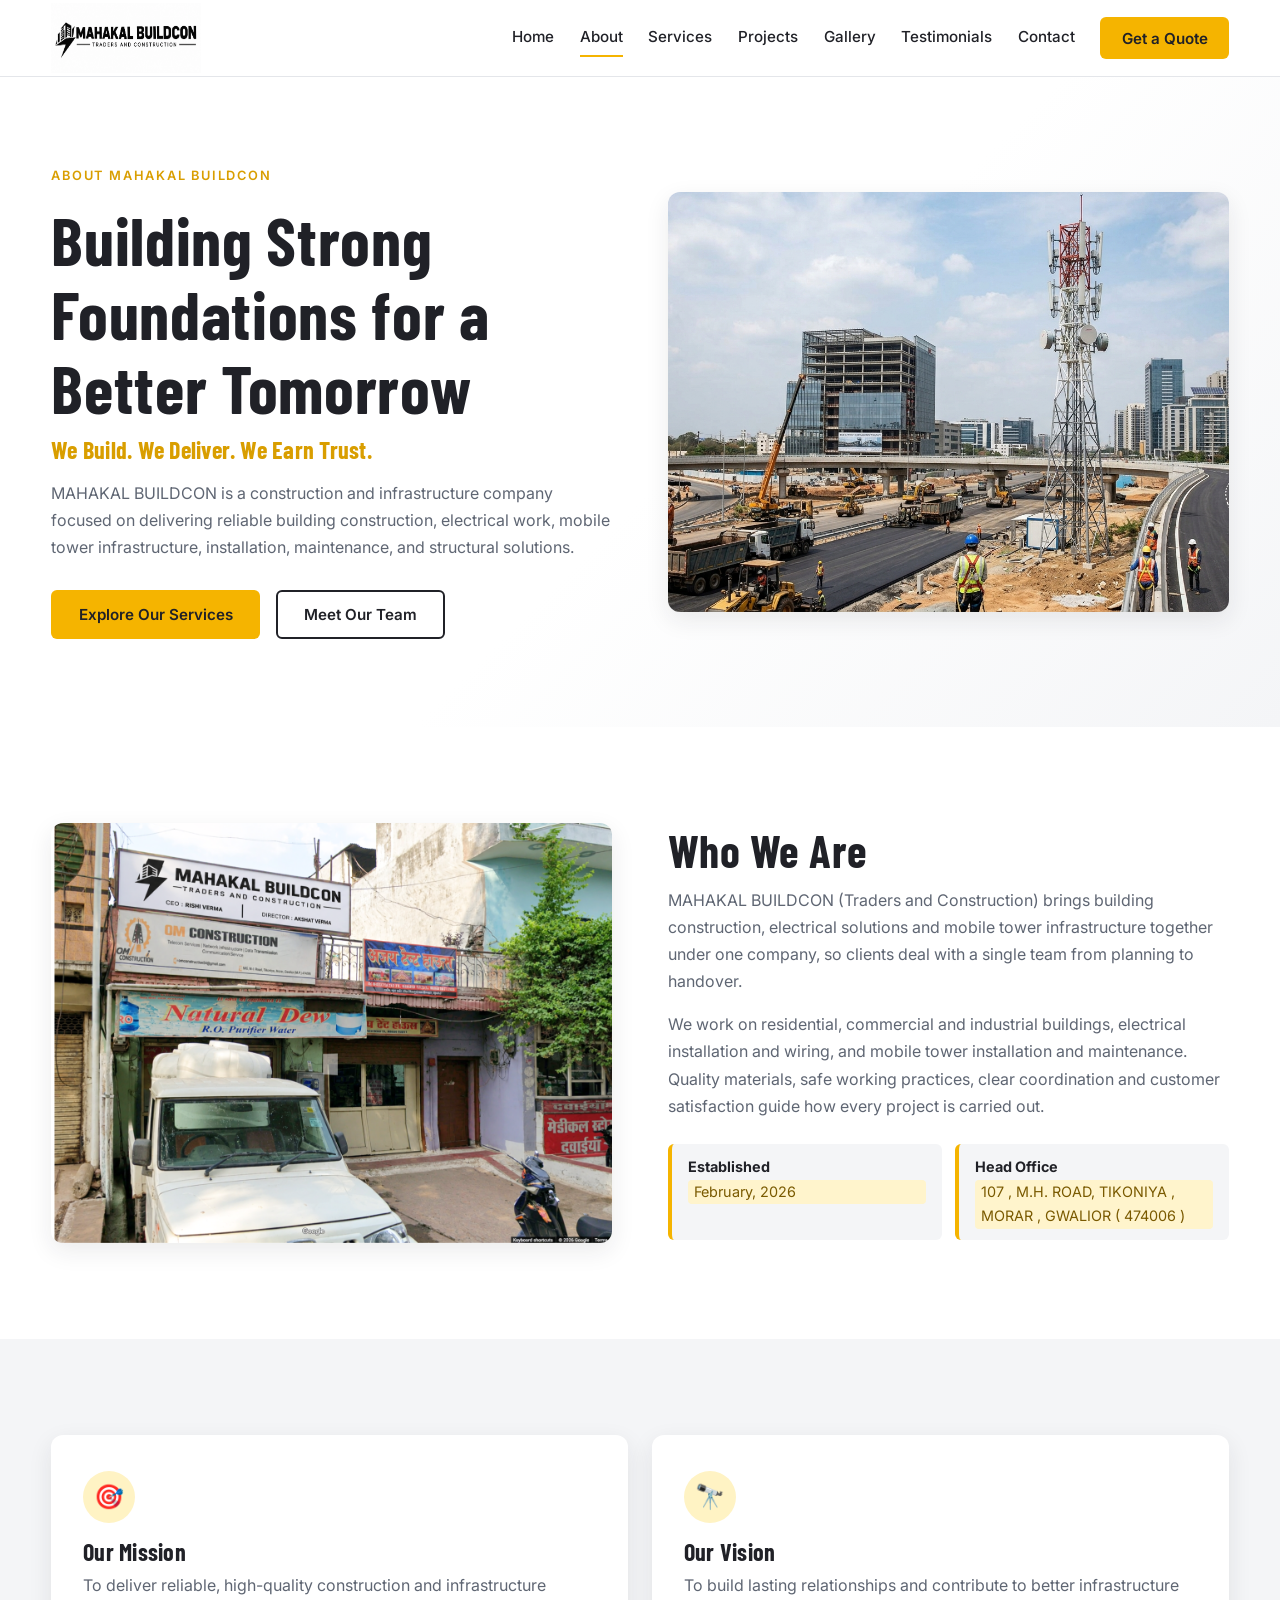
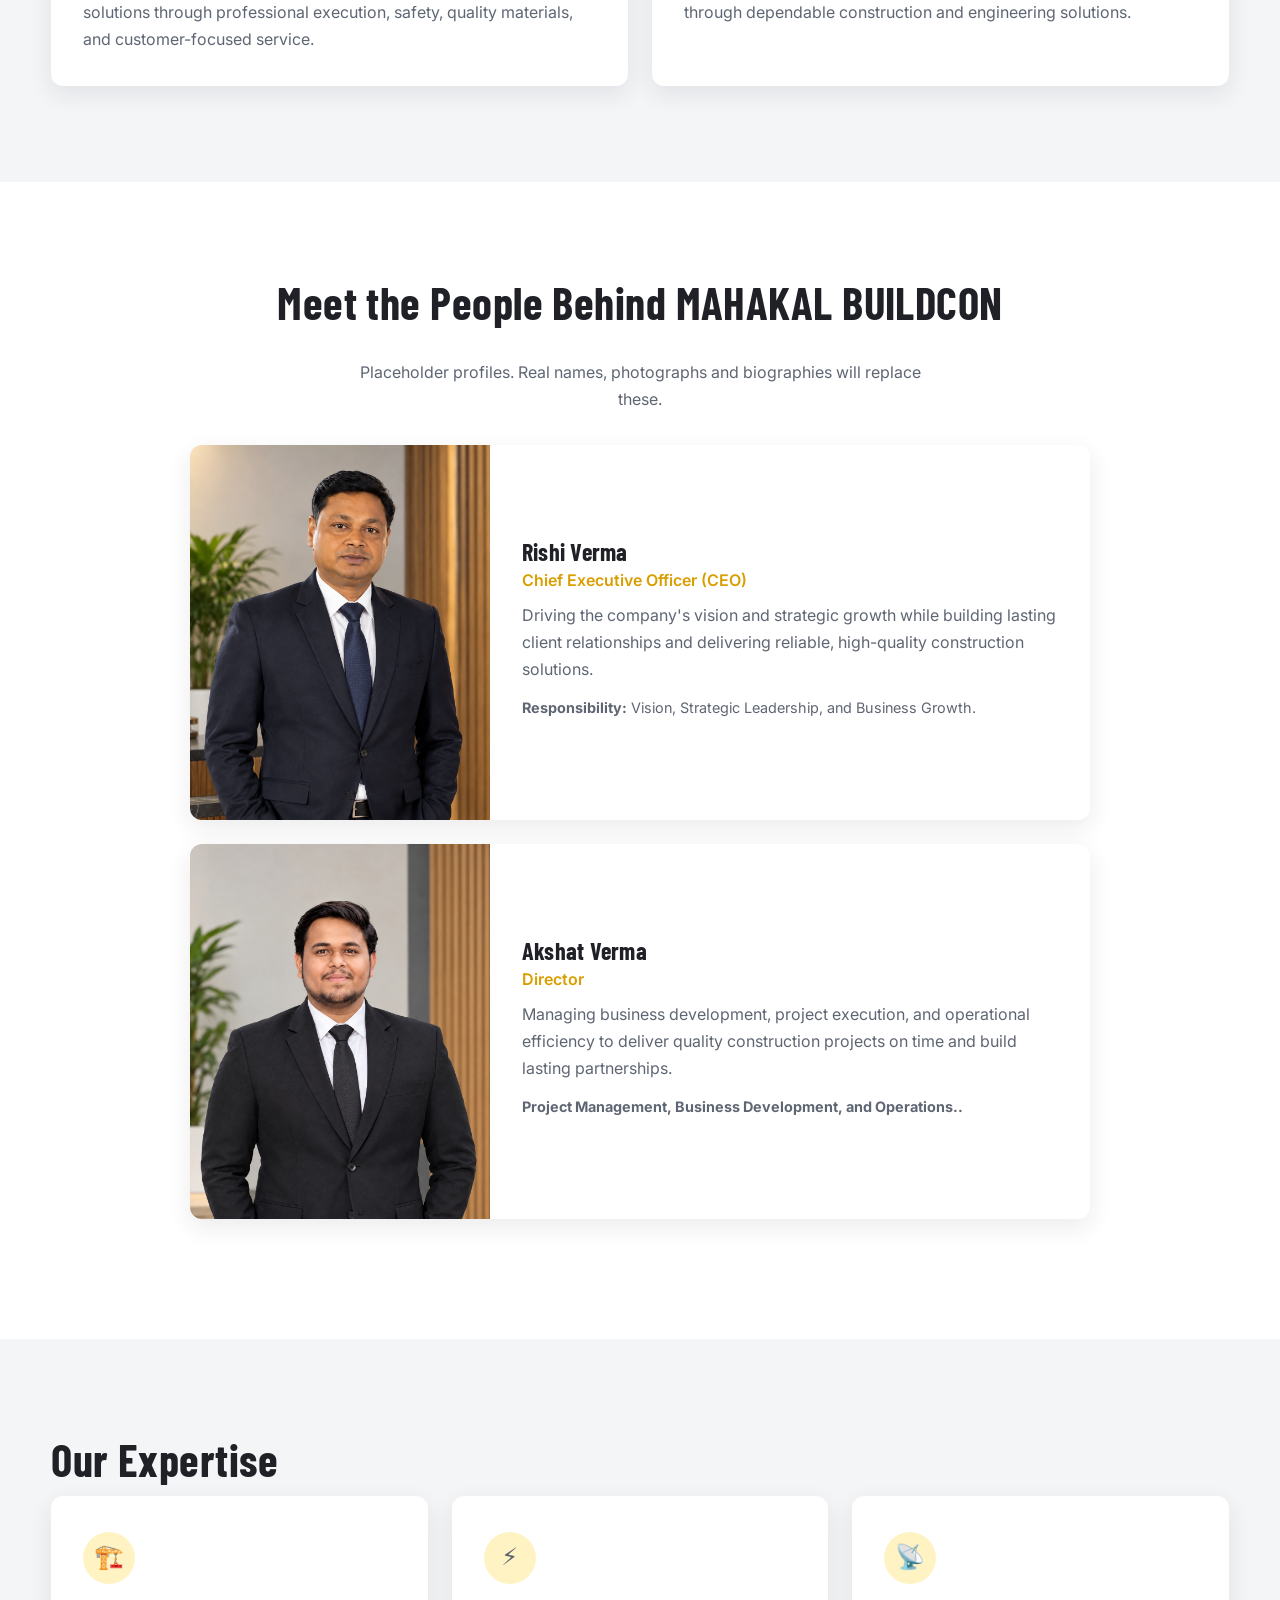
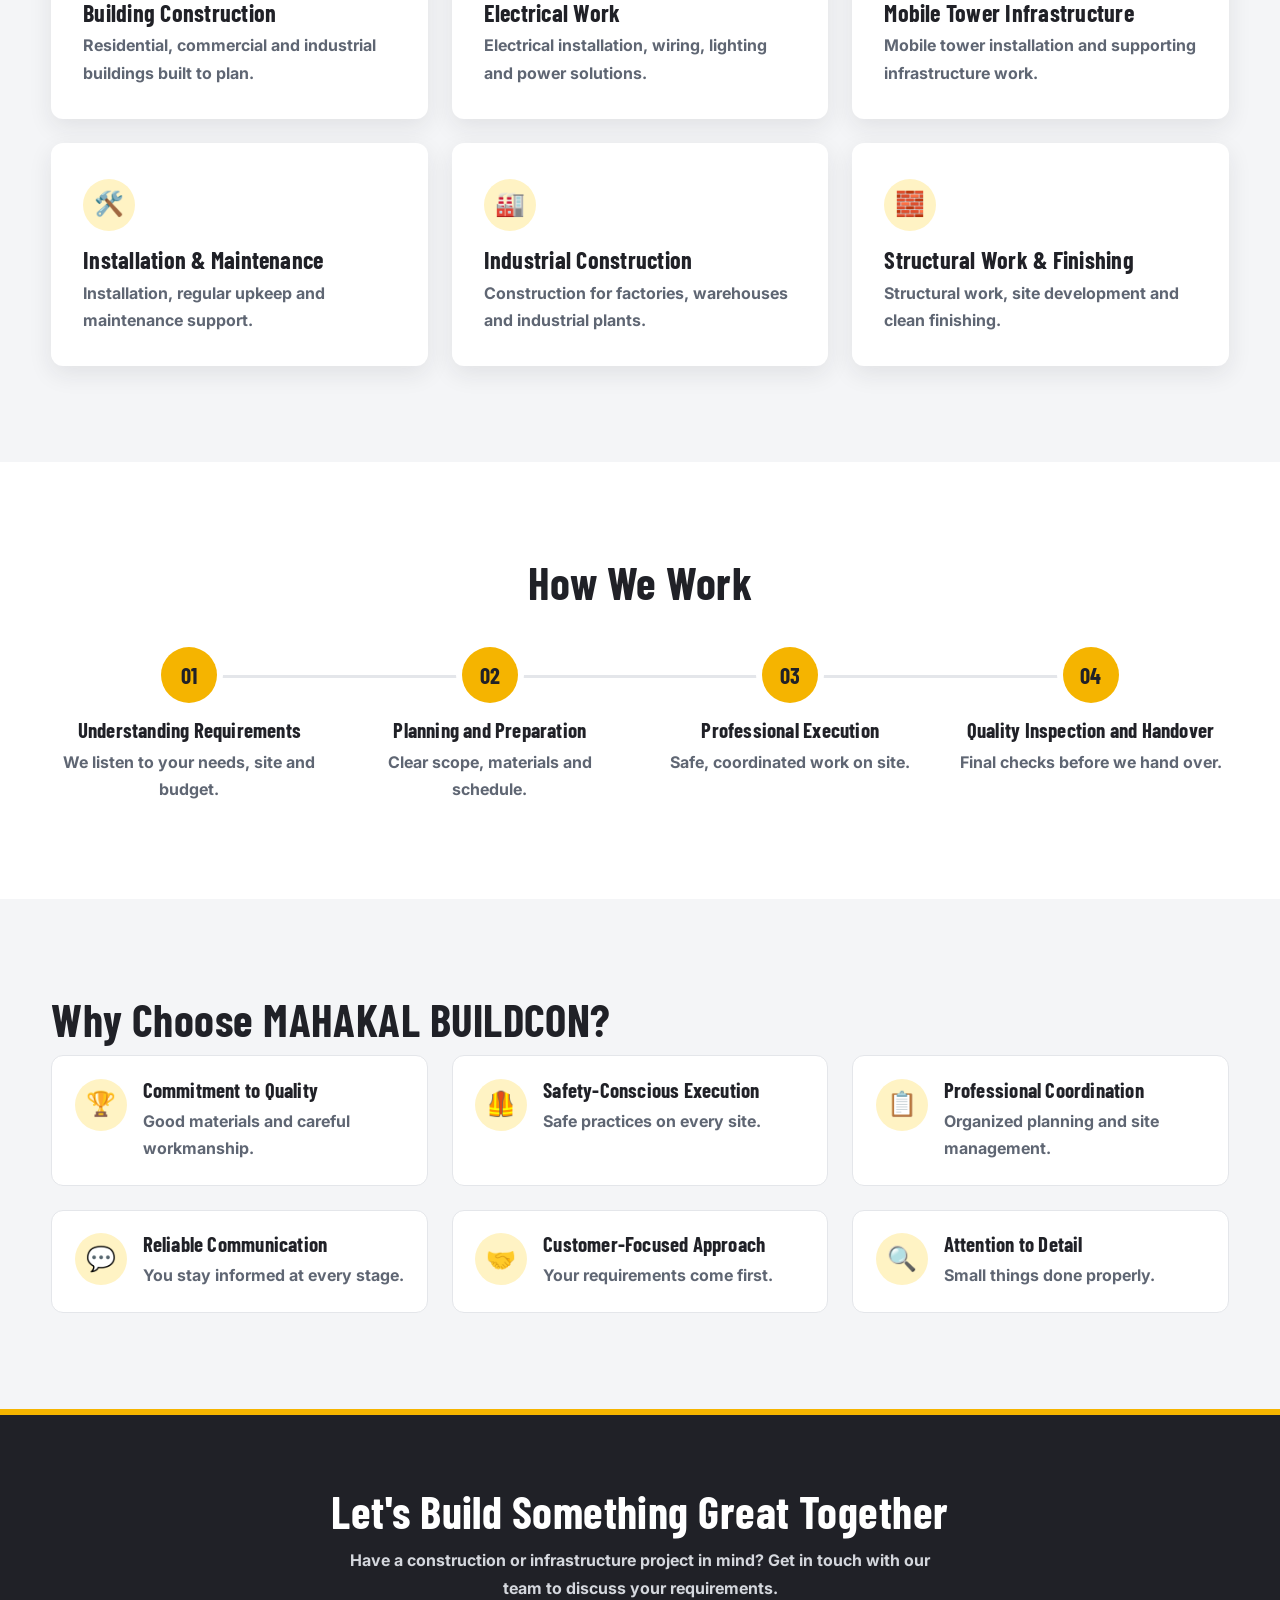
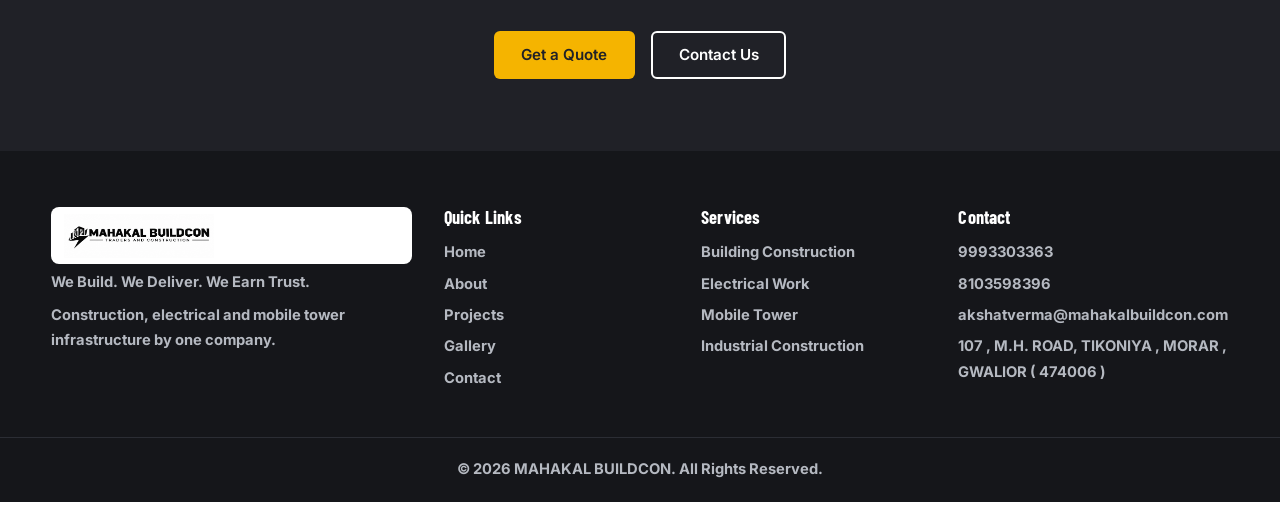
<file: templates/know_more.html>
<!DOCTYPE html>
<html lang="en">
<head>
<meta charset="UTF-8">
<meta name="viewport" content="width=device-width, initial-scale=1">
<title>About Us | MAHAKAL BUILDCON</title>
<meta name="description" content="About MAHAKAL BUILDCON - construction, electrical and mobile tower infrastructure.">
<link rel="preconnect" href="https://fonts.googleapis.com">
<link rel="preconnect" href="https://fonts.gstatic.com" crossorigin>
<link href="https://fonts.googleapis.com/css2?family=Barlow+Condensed:wght@600;700&family=Inter:wght@400;500;600&display=swap" rel="stylesheet">
<link rel="stylesheet" href="../static/css/know_more.css">
</head>
<body>
<!-- NAV: other links point to sections of the homepage (templates/index.html) -->
<header class="nav" id="nav">
  <div class="wrap nav-in">
    <a href="index.html" class="brand"><img src="../static/images/Mahakal Buildcon Monochrome Logo.png" alt="MAHAKAL BUILDCON"></a>
    <button class="burger" id="burger" aria-label="Open menu" aria-expanded="false" aria-controls="menu"><span></span><span></span><span></span></button>
    <nav class="menu" id="menu" aria-label="Main">
      <a href="index.html">Home</a>
      <a href="about.html" aria-current="page">About</a>
      <a href="index.html#services">Services</a>
      <a href="index.html#projects">Projects</a>
      <a href="index.html#gallery">Gallery</a>
      <a href="index.html#testimonials">Testimonials</a>
      <a href="index.html#contact">Contact</a>
      <a href="index.html#contact" class="btn btn-y menu-cta">Get a Quote</a>
    </nav>
  </div>
</header>

<main>
<!-- 4. HERO (image: static/images/about/hero.jpg) -->
<section class="hero">
  <div class="wrap two">
    <div class="rv">
      <p class="label">About MAHAKAL BUILDCON</p>
      <h1>Building Strong Foundations for a Better Tomorrow</h1>
      <h2 class="sub">We Build. We Deliver. We Earn Trust.</h2>
      <p>MAHAKAL BUILDCON is a construction and infrastructure company focused on delivering reliable building construction, electrical work, mobile tower infrastructure, installation, maintenance, and structural solutions.</p>
      <div class="btns"><a href="#expertise" class="btn btn-y">Explore Our Services</a><a href="#team" class="btn btn-o">Meet Our Team</a></div>
    </div>
    <img class="rv photo" src="../static/images/Gemini_Generated_Image_hbjglvhbjglvhbjg.png" width="1400" height="1000" alt="Construction site - replace with a MAHAKAL BUILDCON site photograph">
  </div>
</section>

<!-- 5. WHO WE ARE: edit text and [placeholders] freely -->
<section class="sec" id="who">
  <div class="wrap two">
    <img class="rv photo" src="../static/images/Untitled design.png" width="1200" height="900" loading="lazy" alt="MAHAKAL BUILDCON team at work - replace with a company photograph">
    <div class="rv">
      <h2>Who We Are</h2>
      <p>MAHAKAL BUILDCON (Traders and Construction) brings building construction, electrical solutions and mobile tower infrastructure together under one company, so clients deal with a single team from planning to handover.</p>
      <p>We work on residential, commercial and industrial buildings, electrical installation and wiring, and mobile tower installation and maintenance. Quality materials, safe working practices, clear coordination and customer satisfaction guide how every project is carried out.</p>
      <ul class="facts">
        <li><b>Established</b><span class="ph">February, 2026</span></li>
        <li><b>Head Office</b><span class="ph">107 , M.H. ROAD, TIKONIYA , MORAR , GWALIOR ( 474006 )</span></li>
      </ul>
    </div>
  </div>
</section>

<!-- 6. MISSION & VISION -->
<section class="sec alt">
  <div class="wrap grid g2">
    <article class="card rv"><span class="ico">🎯</span><h3>Our Mission</h3><p>To deliver reliable, high-quality construction and infrastructure solutions through professional execution, safety, quality materials, and customer-focused service.</p></article>
    <article class="card rv"><span class="ico">🔭</span><h3>Our Vision</h3><p>To build lasting relationships and contribute to better infrastructure through dependable construction and engineering solutions.</p></article>
  </div>
</section>

<!-- 7. LEADERSHIP: replace photo files, names, titles, bios. Delete the LinkedIn line if not needed. -->
<section class="sec" id="team">
  <div class="wrap">
    <h2 class="center">Meet the People Behind MAHAKAL BUILDCON</h2>
    <p class="intro center">Placeholder profiles. Real names, photographs and biographies will replace these.</p>
    <div class="grid team-two">
      <article class="person rv" tabindex="0">
        <img src="../static/images/Confident Executive in a Modern Office.png" width="800" height="1000" loading="lazy" alt="Portrait of the Founder of MAHAKAL BUILDCON (placeholder photo)">
        <div class="pinfo"><h3>Rishi Verma</h3><p class="role">Chief Executive Officer (CEO)</p>
          <p>Driving the company's vision and strategic growth while building lasting client relationships and delivering reliable, high-quality construction solutions.</p>
          <div class="more"><p><b>Responsibility:</b> Vision, Strategic Leadership, and Business Growth.</p></div></div>
      </article>
      <article class="person rv" tabindex="0">
        <img src="../static/images/Professional Portrait in a Modern Office.png" width="800" height="1000" loading="lazy" alt="Portrait of the Co-Founder of MAHAKAL BUILDCON (placeholder photo)">
        <div class="pinfo"><h3>Akshat Verma</h3><p class="role">Director</p>
          <p>Managing business development, project execution, and operational efficiency to deliver quality construction projects on time and build lasting partnerships.</p>
          <div class="more"><p><b>Project Management, Business Development, and Operations..</p></div></div>
      </article>
    </div>
  </div>
</section>

<!-- 8. EXPERTISE -->
<section class="sec alt" id="expertise">
  <div class="wrap">
    <h2>Our Expertise</h2>
    <div class="grid g3">
      <article class="card rv"><span class="ico">🏗️</span><h3>Building Construction</h3><p>Residential, commercial and industrial buildings built to plan.</p></article>
      <article class="card rv"><span class="ico">⚡</span><h3>Electrical Work</h3><p>Electrical installation, wiring, lighting and power solutions.</p></article>
      <article class="card rv"><span class="ico">📡</span><h3>Mobile Tower Infrastructure</h3><p>Mobile tower installation and supporting infrastructure work.</p></article>
      <article class="card rv"><span class="ico">🛠️</span><h3>Installation &amp; Maintenance</h3><p>Installation, regular upkeep and maintenance support.</p></article>
      <article class="card rv"><span class="ico">🏭</span><h3>Industrial Construction</h3><p>Construction for factories, warehouses and industrial plants.</p></article>
      <article class="card rv"><span class="ico">🧱</span><h3>Structural Work &amp; Finishing</h3><p>Structural work, site development and clean finishing.</p></article>
    </div>
  </div>
</section>

<!-- 9. PROCESS -->
<section class="sec">
  <div class="wrap">
    <h2 class="center">How We Work</h2>
    <ol class="steps">
      <li class="rv"><span class="num">01</span><h3>Understanding Requirements</h3><p>We listen to your needs, site and budget.</p></li>
      <li class="rv"><span class="num">02</span><h3>Planning and Preparation</h3><p>Clear scope, materials and schedule.</p></li>
      <li class="rv"><span class="num">03</span><h3>Professional Execution</h3><p>Safe, coordinated work on site.</p></li>
      <li class="rv"><span class="num">04</span><h3>Quality Inspection and Handover</h3><p>Final checks before we hand over.</p></li>
    </ol>
  </div>
</section>

<!-- 10. WHY -->
<section class="sec alt">
  <div class="wrap">
    <h2>Why Choose MAHAKAL BUILDCON?</h2>
    <div class="grid g3">
      <div class="why rv"><span class="ico">🏆</span><div><h3>Commitment to Quality</h3><p>Good materials and careful workmanship.</p></div></div>
      <div class="why rv"><span class="ico">🦺</span><div><h3>Safety-Conscious Execution</h3><p>Safe practices on every site.</p></div></div>
      <div class="why rv"><span class="ico">📋</span><div><h3>Professional Coordination</h3><p>Organized planning and site management.</p></div></div>
      <div class="why rv"><span class="ico">💬</span><div><h3>Reliable Communication</h3><p>You stay informed at every stage.</p></div></div>
      <div class="why rv"><span class="ico">🤝</span><div><h3>Customer-Focused Approach</h3><p>Your requirements come first.</p></div></div>
      <div class="why rv"><span class="ico">🔍</span><div><h3>Attention to Detail</h3><p>Small things done properly.</p></div></div>
    </div>
  </div>
</section>


<!-- 12. CTA: both buttons go to the homepage contact section -->
<section class="cta">
  <div class="wrap">
    <h2>Let's Build Something Great Together</h2>
    <p>Have a construction or infrastructure project in mind? Get in touch with our team to discuss your requirements.</p>
    <div class="btns"><a href="index.html#contact" class="btn btn-y">Get a Quote</a><a href="index.html#contact" class="btn btn-o">Contact Us</a></div>
  </div>
</section>
</main>

<!-- 13. FOOTER: fill [placeholders]; add social links when available -->
<footer class="foot">
  <div class="wrap fgrid">
    <div><a href="index.html" class="flogo"><img src="../static/images/Mahakal Buildcon Monochrome Logo.png" alt="MAHAKAL BUILDCON"></a><p><b>We Build. We Deliver. We Earn Trust.</b></p><p>Construction, electrical and mobile tower infrastructure by one company.</p></div>
    <div><h4>Quick Links</h4><a href="index.html">Home</a><a href="about.html">About</a><a href="index.html#projects">Projects</a><a href="index.html#gallery">Gallery</a><a href="index.html#contact">Contact</a></div>
    <div><h4>Services</h4><a href="#expertise">Building Construction</a><a href="#expertise">Electrical Work</a><a href="#expertise">Mobile Tower</a><a href="#expertise">Industrial Construction</a></div>
    <div><h4>Contact</h4><span>9993303363</span><span>8103598396</span><span>akshatverma@mahakalbuildcon.com</span><span>107 , M.H. ROAD, TIKONIYA , MORAR , GWALIOR ( 474006 )</span></div>
  </div>
  <p class="copy"><a href="{{ url_for('manager_login') }}" class="mgr" rel="nofollow">©</a> 2026 MAHAKAL BUILDCON. All Rights Reserved.</p>
</footer>

<button class="top" id="top" aria-label="Back to top" hidden>↑</button>
<script src="../static/js/know_more.js"></script>
</body>
</html>
</file>
<file: static/css/know_more.css>
/* MAHAKAL BUILDCON - About page. Brand colors live in :root */
:root{--primary:#F5B400;--primary-d:#d99e00;--dark:#202127;--text:#5F6673;--bg:#fff;--light:#F4F5F7;--line:#e4e6ea;--r:12px;--sh:0 8px 24px rgba(32,33,39,.09)}
*{box-sizing:border-box;margin:0;padding:0}
html{scroll-behavior:smooth;scroll-padding-top:84px}
body{font:16px/1.7 'Inter',system-ui,sans-serif;color:var(--text);background:var(--bg);overflow-x:hidden}
img{max-width:100%;height:auto;display:block}
a{color:inherit;text-decoration:none}
ul,ol{list-style:none}
:focus-visible{outline:3px solid var(--primary);outline-offset:3px}
.wrap{width:min(1180px,92%);margin:auto}
h1,h2,h3,h4{font-family:'Barlow Condensed',sans-serif;color:var(--dark);line-height:1.1;letter-spacing:.01em}
h2{font-size:clamp(2rem,4vw,2.8rem);margin-bottom:.7rem}
h3{font-size:1.5rem;margin-bottom:.4rem}
.sub{font-size:1.5rem;color:var(--primary-d);margin-bottom:1rem}
.intro{margin-bottom:2rem;max-width:60ch}
.center{text-align:center}.intro.center{margin-inline:auto}
.sec{padding:clamp(3.5rem,8vw,6rem) 0}
.alt{background:var(--light)}
.label{font-weight:600;letter-spacing:.14em;text-transform:uppercase;font-size:.8rem;color:var(--primary-d);margin-bottom:.8rem}
.ph{background:#fff4cc;color:#7a5a00;padding:0 .4rem;border-radius:4px}

/* buttons */
.btn{display:inline-block;padding:.8rem 1.6rem;border-radius:6px;font:600 .95rem 'Inter',sans-serif;border:2px solid transparent;cursor:pointer;transition:.2s}
.btn-y{background:var(--primary);color:var(--dark)}
.btn-y:hover{background:var(--primary-d);transform:translateY(-2px)}
.btn-o{border-color:var(--dark);color:var(--dark)}
.btn-o:hover{background:var(--dark);color:#fff}
.btns{display:flex;gap:1rem;flex-wrap:wrap;margin-top:1.8rem;justify-content:inherit}

/* nav */
.nav{position:sticky;top:0;z-index:50;background:#FFFFFF;border-bottom:1px solid var(--line);transition:box-shadow .2s}
.nav.sc{box-shadow:var(--sh)}
.nav-in{display:flex;align-items:center;justify-content:space-between;height:76px}
.brand img{height:70px;width: 150px;}
.menu{display:flex;align-items:center;gap:1.6rem}
.menu a:not(.btn){font-weight:500;color:var(--dark);font-size:.95rem;padding:.3rem 0;border-bottom:2px solid transparent;transition:.2s}
.menu a:not(.btn):hover,.menu a[aria-current=page]{border-color:var(--primary)}
.menu-cta{padding:.6rem 1.2rem}
.burger{display:none;background:none;border:0;width:44px;height:44px;cursor:pointer;flex-direction:column;justify-content:center;align-items:center;gap:5px}
.burger span{width:24px;height:2px;background:var(--dark);transition:.25s}
.burger[aria-expanded=true] span:nth-child(1){transform:translateY(7px) rotate(45deg)}
.burger[aria-expanded=true] span:nth-child(2){opacity:0}
.burger[aria-expanded=true] span:nth-child(3){transform:translateY(-7px) rotate(-45deg)}

/* layout */
.two{display:grid;grid-template-columns:1fr 1fr;gap:3.5rem;align-items:center}
.two p{margin-bottom:1rem}
.photo{border-radius:var(--r);box-shadow:var(--sh);width:100%;aspect-ratio:4/3;object-fit:cover}
.grid{display:grid;gap:1.5rem}
.g2{grid-template-columns:repeat(2,1fr)}
.g3{grid-template-columns:repeat(3,1fr)}
.hero{padding:clamp(3rem,7vw,5.5rem) 0;background:linear-gradient(135deg,#fff 55%,var(--light))}
.hero h1{font-size:clamp(2.6rem,5.5vw,4.2rem);margin-bottom:.8rem}
.facts{display:grid;grid-template-columns:1fr 1fr;gap:.8rem;margin-top:1.5rem}
.facts li{background:var(--light);border-left:4px solid var(--primary);padding:.7rem 1rem;border-radius:6px;display:flex;flex-direction:column;font-size:.9rem}
.facts b{color:var(--dark)}

/* cards */
.ico{display:inline-grid;place-items:center;width:52px;height:52px;border-radius:50%;background:#fff3c4;font-size:1.5rem;flex:none}
.card{background:#fff;padding:2rem;border-radius:var(--r);box-shadow:var(--sh);border-top:4px solid transparent;transition:.25s}
.card:hover{transform:translateY(-5px);border-top-color:var(--primary)}
.card .ico{margin-bottom:1rem}
.why{display:flex;gap:1rem;align-items:flex-start;background:#fff;padding:1.4rem;border-radius:var(--r);border:1px solid var(--line);transition:.25s}
.why:hover{box-shadow:var(--sh);transform:translateY(-3px)}
.why h3{font-size:1.3rem}

/* team */
.person{position:relative;overflow:hidden;border-radius:var(--r);box-shadow:var(--sh);background:#fff}
.person img{width:100%;aspect-ratio:4/5;object-fit:cover;transition:transform .5s}
.person:hover img,.person:focus-within img{transform:scale(1.04)}
.pinfo{padding:1.3rem 1.4rem 1.5rem;background:#fff;position:relative}
.pinfo h3{margin-bottom:.1rem}
.role{color:var(--primary-d);font-weight:600;margin-bottom:.5rem}
.more{max-height:0;opacity:0;overflow:hidden;transition:max-height .4s,opacity .4s}
.person:hover .more,.person:focus .more,.person:focus-within .more{max-height:140px;opacity:1;margin-top:.8rem}
.more p{font-size:.9rem;margin-bottom:.4rem!important}
.in{display:inline-block;font-weight:600;font-size:.85rem;color:var(--dark);border-bottom:2px solid var(--primary)}
@media(hover:none){.more{max-height:none;opacity:1;margin-top:.8rem}}

/* steps */
.steps{display:grid;grid-template-columns:repeat(4,1fr);gap:1.5rem;margin-top:2.5rem;position:relative}
.steps::before{content:"";position:absolute;top:28px;left:12%;right:12%;height:3px;background:var(--line)}
.steps li{position:relative;text-align:center}
.num{display:grid;place-items:center;width:56px;height:56px;margin:0 auto 1rem;border-radius:50%;background:var(--primary);color:var(--dark);font:700 1.4rem 'Barlow Condensed',sans-serif;position:relative;box-shadow:0 0 0 6px #fff}
.steps h3{font-size:1.3rem}

/* projects */
.pcard{background:#fff;border-radius:var(--r);overflow:hidden;box-shadow:var(--sh);transition:.25s}
.pcard:hover{transform:translateY(-5px)}
.pcard img{width:100%;aspect-ratio:4/3;object-fit:cover}
.pcard div{padding:1.3rem}
.tag{display:inline-block;background:var(--dark);color:#fff;font-size:.75rem;font-weight:600;padding:.15rem .7rem;border-radius:4px;margin-bottom:.6rem}
.loc{font-size:.88rem;margin-bottom:.4rem}
.sec .center .btn,p.center{margin-top:2rem}

/* cta */
.cta{background:var(--dark);color:#d4d7dd;text-align:center;padding:4.5rem 0;border-top:6px solid var(--primary)}
.cta h2{color:#fff}
.cta p{max-width:56ch;margin:0 auto}
.cta .btns{justify-content:center}
.cta .btn-o{border-color:#fff;color:#fff}
.cta .btn-o:hover{background:#fff;color:var(--dark)}

/* footer */
.foot{background:#15161a;color:#b5b9c1;padding-top:3.5rem;font-size:.92rem}
.fgrid{display:grid;grid-template-columns:1.6fr 1fr 1fr 1.2fr;gap:2rem}
.flogo{display:inline-block;background:#fff;border-radius:8px;padding:.4rem .8rem;margin-bottom:1rem}
.flogo img{height:44px;width: 150px;}
.foot h4{color:#fff;font-size:1.15rem;margin-bottom:.8rem}
.foot .fgrid a,.foot .fgrid span{display:block;margin-bottom:.4rem}
.foot .fgrid a:hover{color:var(--primary)}
.foot p{margin-bottom:.5rem}
.copy{text-align:center;border-top:1px solid #2b2d34;margin-top:2.5rem;padding:1.2rem}
.top{position:fixed;right:1.2rem;bottom:1.2rem;width:46px;height:46px;border:0;border-radius:50%;background:var(--primary);color:var(--dark);font-size:1.3rem;font-weight:700;cursor:pointer;box-shadow:var(--sh);z-index:40}
.top[hidden]{display:none}

/* scroll reveal (JS adds .js to <html>) */
.js .rv{opacity:0;transform:translateY(22px);transition:opacity .6s,transform .6s}
.js .rv.show{opacity:1;transform:none}

/* responsive */
@media(max-width:960px){
  .g3{grid-template-columns:repeat(2,1fr)}
  .fgrid{grid-template-columns:1fr 1fr}
  .steps{grid-template-columns:1fr;max-width:420px;margin-inline:auto;padding-left:0}
  .steps::before{top:28px;bottom:28px;left:27px;right:auto;width:3px;height:auto}
  .steps li{text-align:left;padding-left:84px;min-height:56px}
  .num{position:absolute;left:0;top:0;margin:0}
}
@media(max-width:820px){
  .burger{display:flex}
  .menu{position:absolute;top:76px;left:0;right:0;background:#fff;flex-direction:column;align-items:stretch;gap:0;padding:.5rem 4% 1rem;border-bottom:1px solid var(--line);box-shadow:var(--sh);display:none}
  .menu.open{display:flex}
  .menu a:not(.btn){padding:.9rem 0;border-bottom:1px solid var(--line)}
  .menu-cta{margin-top:1rem;text-align:center}
  .two{grid-template-columns:1fr;gap:2rem}
  .g2{grid-template-columns:1fr}
}
@media(max-width:600px){
  .g3,.fgrid,.facts{grid-template-columns:1fr}
  .btns .btn{width:100%;text-align:center}
  .card{padding:1.5rem}
}
@media(prefers-reduced-motion:reduce){html{scroll-behavior:auto}*{animation:none!important;transition:none!important}.js .rv{opacity:1;transform:none}}

/* team: two horizontal profile posts (photo left, details right) */
.team-two{grid-template-columns:1fr;max-width:900px;margin-inline:auto}
.team-two .person{display:grid;grid-template-columns:minmax(0,300px) 1fr}
.team-two .person img{height:100%}
.team-two .pinfo{align-self:center;padding:1.8rem 2rem}
.team-two .more{max-height:none;opacity:1;margin-top:.8rem}
@media(max-width:600px){.team-two .person{grid-template-columns:1fr}.team-two .person img{height:auto}.team-two .pinfo{padding:1.3rem 1.4rem 1.5rem}}
</file>
